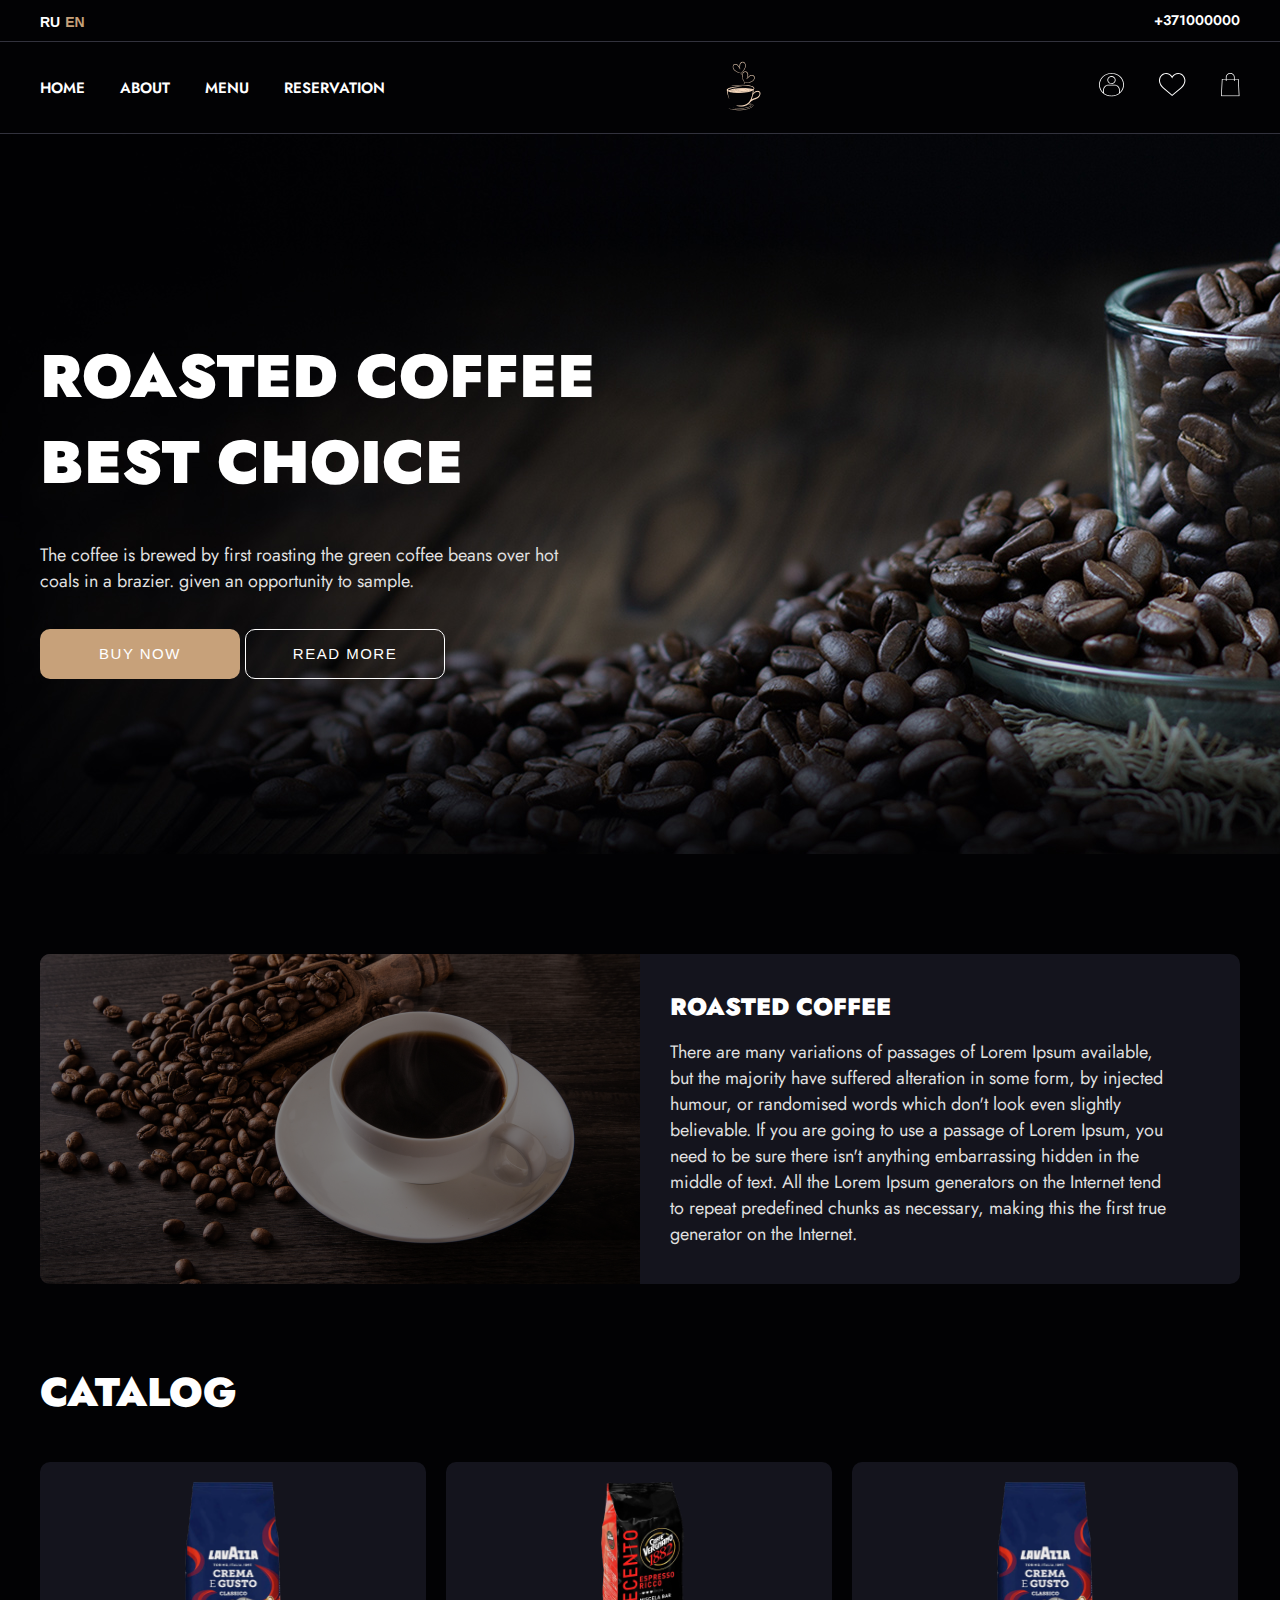
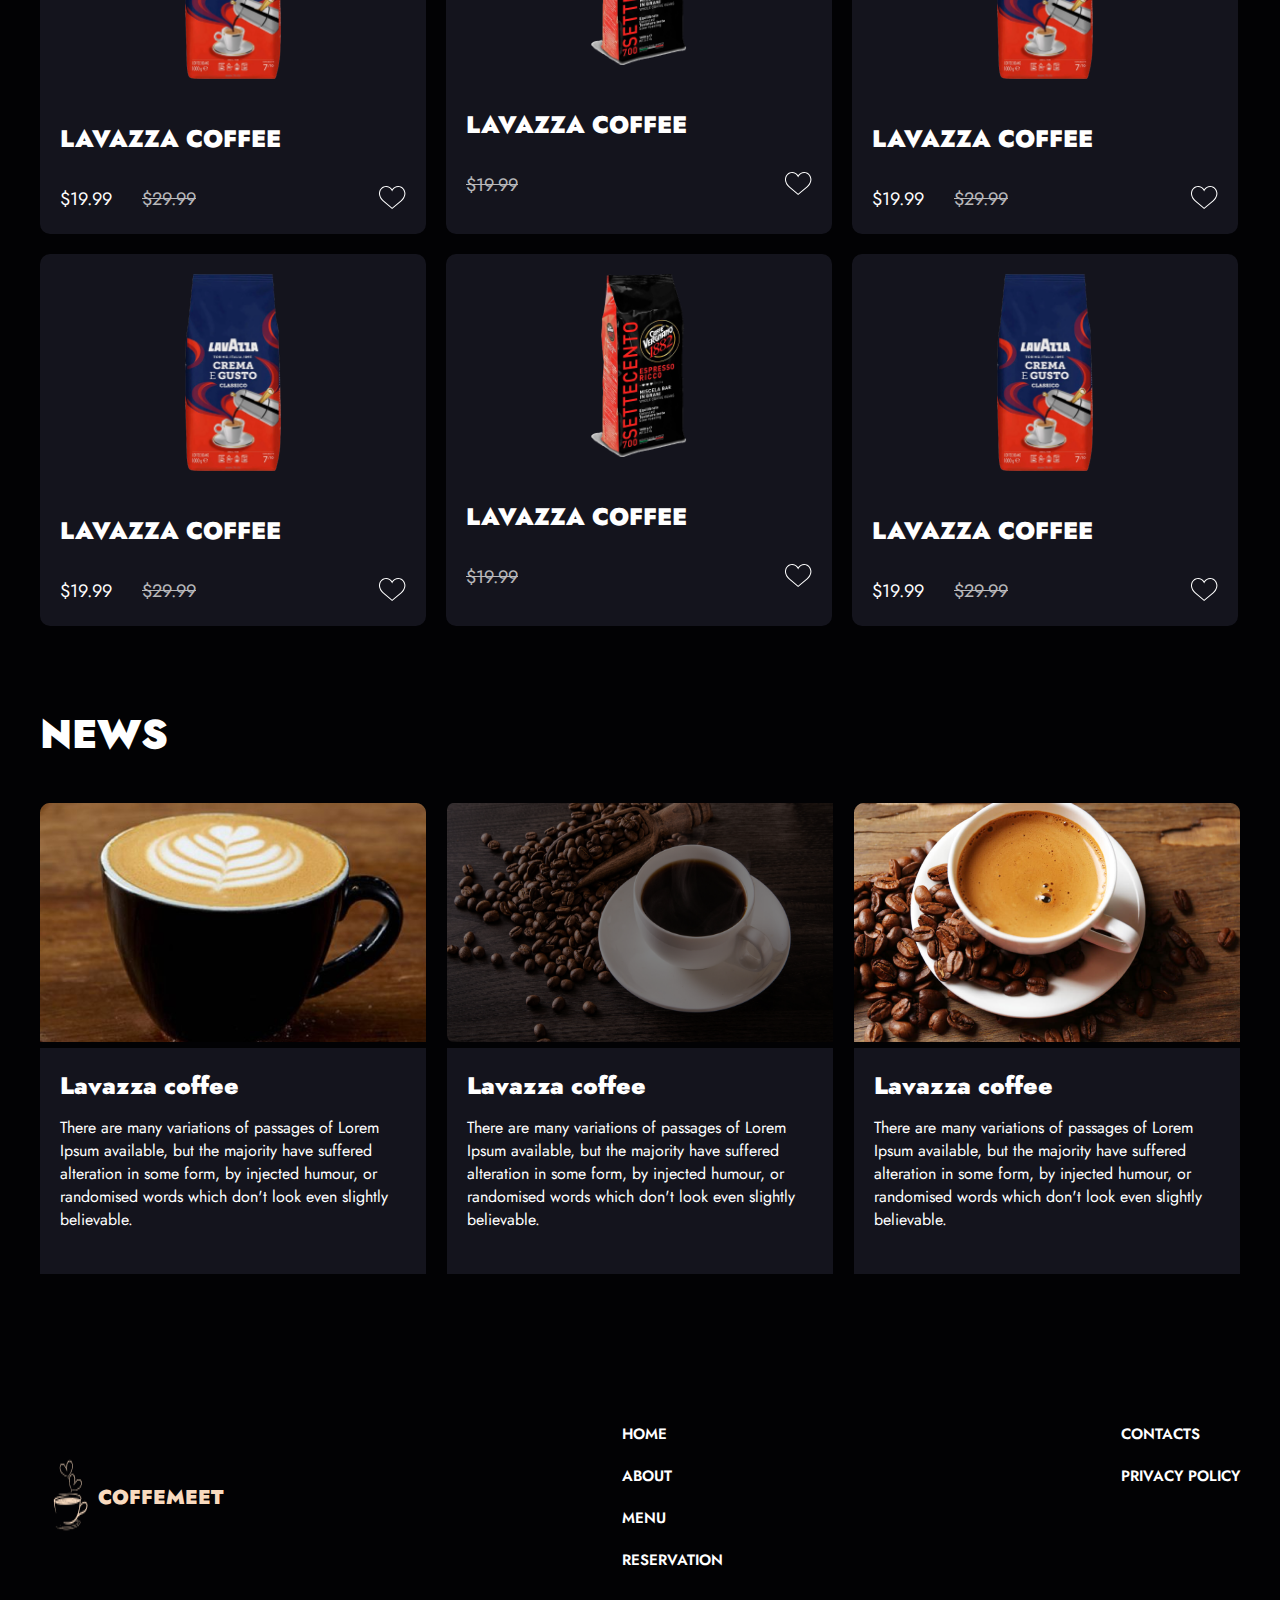
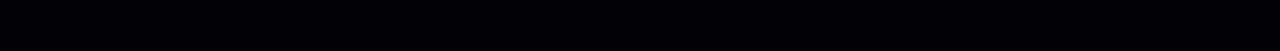
<file: index.html>
<!DOCTYPE html>
<html lang="en">
<head>
    <meta charset="UTF-8">
    <meta name="viewport" content="width=device-width, initial-scale=1.0">
    <link rel="preconnect" href="https://fonts.googleapis.com">
    <link rel="preconnect" href="https://fonts.gstatic.com" crossorigin>
    <link href="https://fonts.googleapis.com/css2?family=Jost:wght@100;200;300;400;500;600;700;800;900&display=swap"
          rel="stylesheet">
    <link rel="stylesheet" href="assets/css/style.css">
    <title>Coffe-shop</title>
</head>
<body>
<nav class="nav">
    <div class="nav-info">
        <div class="wrapper">
            <div class="nav-info__languages">
                <button>RU</button>
                <button class="active">EN</button>
            </div>
            <p>+371000000</p>
        </div>

    </div>
    <div class="nav-links">
        <div class="wrapper">
            <ul>
                <li><a href="index.html">Home</a></li>
                <li><a href="index1.html">About</a></li>
                <li>Menu</li>
                <li>Reservation</li>
            </ul>
            <img src="./assets/img/logotip.png" alt="">
            <ul>
                <li>
                    <svg width="25" height="24" viewBox="0 0 25 24" fill="none" xmlns="http://www.w3.org/2000/svg">
                        <g clip-path="url(#clip0_2_34)">
                            <path d="M12.489 3.6951e-08C9.17671 3.6951e-08 6.00009 1.23458 3.65794 3.43214C1.3158 5.62971 0 8.61025 0 11.7181C0 14.8259 1.3158 17.8064 3.65794 20.004C6.00009 22.2016 9.17671 23.4361 12.489 23.4361C12.865 23.4361 13.2397 23.4205 13.613 23.3892C13.96 23.3601 14.304 23.3151 14.645 23.2598L14.776 23.2382C17.8371 22.7034 20.5748 21.1151 22.4525 18.7847C24.3302 16.4542 25.2124 13.5497 24.9261 10.6406C24.6398 7.73153 23.2057 5.0277 20.9049 3.05926C18.6041 1.09083 15.6027 -0.000231838 12.489 3.6951e-08ZM11.489 22.6123H11.46C11.136 22.5851 10.815 22.5448 10.496 22.4932L10.442 22.4847C10.1307 22.4322 9.82233 22.3677 9.517 22.2915L9.443 22.2736C9.143 22.1976 8.851 22.1104 8.561 22.0128L8.471 21.9828C8.187 21.8889 7.907 21.7745 7.632 21.6562L7.532 21.6131C7.262 21.4958 6.998 21.3644 6.738 21.2256L6.628 21.1674C6.37267 21.0279 6.123 20.8787 5.879 20.7198L5.768 20.6476C5.528 20.4872 5.293 20.3173 5.068 20.14L5 20.0884V16.7951C5.00159 15.6561 5.48453 14.5641 6.34291 13.7587C7.2013 12.9533 8.36506 12.5002 9.579 12.4987H15.4C16.6145 12.4995 17.779 12.9523 18.638 13.7578C19.4971 14.5632 19.9804 15.6555 19.982 16.7951V20.0884L19.927 20.1316C19.6943 20.3136 19.4553 20.4862 19.21 20.6495L19.11 20.7123C18.8627 20.8737 18.609 21.0257 18.349 21.1683L18.249 21.2199C17.986 21.3607 17.718 21.493 17.449 21.6131L17.354 21.6525C17.077 21.7726 16.795 21.8833 16.509 21.9818L16.426 22.01C16.135 22.1038 15.839 22.1976 15.54 22.2727L15.468 22.2896C15.162 22.3656 14.854 22.4303 14.542 22.4829L14.488 22.4904C14.169 22.5429 13.847 22.5842 13.523 22.6105H13.494C13.161 22.6377 12.828 22.6518 12.494 22.6518C12.16 22.6518 11.821 22.6396 11.489 22.6133V22.6123ZM20.818 19.364V16.7951C20.8161 15.448 20.2445 14.1566 19.2286 13.2047C18.2128 12.2528 16.8357 11.7181 15.4 11.7181H9.575C8.14031 11.7196 6.76482 12.255 5.75025 13.2066C4.73567 14.1584 4.16485 15.4489 4.163 16.7951V19.364C2.55677 17.8258 1.47031 15.8768 1.03984 13.7615C0.609375 11.6463 0.854068 9.45881 1.74324 7.47348C2.63241 5.48816 4.12648 3.79332 6.0381 2.60149C7.94973 1.40965 10.1938 0.773878 12.489 0.773878C14.7842 0.773878 17.0283 1.40965 18.9399 2.60149C20.8515 3.79332 22.3456 5.48816 23.2348 7.47348C24.1239 9.45881 24.3686 11.6463 23.9382 13.7615C23.5077 15.8768 22.4212 17.8258 20.815 19.364H20.818Z"
                                  fill="white"/>
                            <path d="M12.4892 3.12451C11.6658 3.12451 10.8609 3.35359 10.1763 3.78279C9.49173 4.21199 8.95816 4.82202 8.64307 5.53576C8.32798 6.24949 8.24553 7.03486 8.40616 7.79256C8.56679 8.55026 8.96328 9.24624 9.54549 9.79254C10.1277 10.3388 10.8695 10.7108 11.677 10.8615C12.4846 11.0122 13.3216 10.9349 14.0823 10.6392C14.843 10.3436 15.4931 9.84292 15.9506 9.2006C16.408 8.55826 16.6522 7.80307 16.6522 7.03054C16.6522 5.99459 16.2136 5.00108 15.4329 4.26856C14.6522 3.53604 13.5933 3.12451 12.4892 3.12451ZM12.4892 10.155C11.8306 10.155 11.1867 9.97175 10.6391 9.62843C10.0915 9.28509 9.6647 8.79712 9.41266 8.2262C9.16062 7.65528 9.09467 7.02707 9.22316 6.42099C9.35165 5.8149 9.6688 5.25818 10.1345 4.82122C10.6002 4.38425 11.1936 4.08668 11.8395 3.96612C12.4855 3.84557 13.155 3.90744 13.7635 4.14393C14.372 4.38041 14.8921 4.78087 15.258 5.29469C15.6239 5.80849 15.8192 6.41258 15.8192 7.03054C15.8192 7.44084 15.733 7.84712 15.5657 8.2262C15.3983 8.60528 15.1531 8.94972 14.8438 9.23985C14.5346 9.53001 14.1675 9.76017 13.7635 9.91714C13.3595 10.0742 12.9265 10.155 12.4892 10.155Z"
                                  fill="white"/>
                        </g>
                        <defs>
                            <clipPath id="clip0_2_34">
                                <rect width="25" height="23.4568" fill="white"/>
                            </clipPath>
                        </defs>
                    </svg>
                </li>
                <li>
                    <svg width="27" height="24" viewBox="0 0 27 24" fill="none" xmlns="http://www.w3.org/2000/svg">
                        <g clip-path="url(#clip0_2_32)">
                            <path d="M26.355 6.86721C25.97 2.88706 22.967 0 19.21 0C17.9788 0.00621973 16.7705 0.312737 15.7037 0.889461C14.6368 1.46618 13.7482 2.29329 13.125 3.28958C12.534 2.29706 11.6728 1.46955 10.6294 0.891587C9.58594 0.31363 8.39767 0.00595368 7.18599 0C3.42999 0 0.426992 2.88425 0.0419917 6.86721C-0.0568283 7.7425 0.0191361 8.62739 0.265992 9.47654C0.835896 11.6886 2.11088 13.6852 3.92099 15.2L13.121 23.0308L22.476 15.2C24.286 13.6852 25.561 11.6886 26.131 9.47654C26.3775 8.62732 26.4534 7.7425 26.355 6.86721ZM25.142 9.25793C24.6203 11.2808 23.4538 13.1065 21.798 14.4916L13.128 21.7491L4.60399 14.4935C2.94638 13.1083 1.77814 11.282 1.25499 9.25793C1.03946 8.52973 0.967946 7.77065 1.04399 7.01827L1.05199 6.97042C1.38199 3.4838 3.96199 0.952346 7.18699 0.952346C8.37539 0.968606 9.53139 1.31831 10.5061 1.95644C11.4808 2.59456 12.2296 3.49186 12.656 4.53279L13.124 5.57239L13.592 4.53279C14.0488 3.48307 14.8259 2.58334 15.8257 1.94652C16.8256 1.3097 18.0036 0.964168 19.212 0.953284C22.437 0.953284 25.012 3.48662 25.353 7.0164C25.4292 7.76976 25.3574 8.52985 25.141 9.25886L25.142 9.25793Z"
                                  fill="white"/>
                        </g>
                        <defs>
                            <clipPath id="clip0_2_32">
                                <rect width="27" height="23.4568" fill="white"/>
                            </clipPath>
                        </defs>
                    </svg>
                </li>
                <li>
                    <svg width="19" height="24" viewBox="0 0 19 24" fill="none" xmlns="http://www.w3.org/2000/svg">
                        <g clip-path="url(#clip0_2_29)">
                            <path d="M18.1444 23.2869H0.376383C0.325496 23.2868 0.275152 23.2771 0.228385 23.2583C0.181618 23.2395 0.139396 23.212 0.104263 23.1774C0.0691311 23.1429 0.0418152 23.102 0.0239622 23.0573C0.00610918 23.0126 -0.0019112 22.9649 0.000383539 22.9173L0.846383 6.24606C0.851012 6.15545 0.89266 6.07 0.962678 6.00745C1.0327 5.94489 1.1257 5.91005 1.22238 5.91016H17.2984C17.3951 5.91005 17.4881 5.94489 17.5581 6.00745C17.6281 6.07 17.6698 6.15545 17.6744 6.24606L18.5204 22.9163C18.5227 22.964 18.5147 23.0116 18.4968 23.0564C18.479 23.1011 18.4516 23.142 18.4165 23.1765C18.3814 23.211 18.3391 23.2385 18.2924 23.2574C18.2456 23.2761 18.1953 23.2859 18.1444 23.286V23.2869ZM0.770384 22.5814H17.7494L16.9394 6.61574H1.58038L0.770384 22.5814Z"
                                  fill="white"/>
                            <path d="M13.3244 8.02691C13.2246 8.02691 13.129 7.98975 13.0585 7.92358C12.988 7.85742 12.9484 7.76769 12.9484 7.67412V4.16686C12.9484 3.24888 12.5597 2.36848 11.8679 1.71936C11.1761 1.07025 10.2377 0.70558 9.25936 0.70558C8.28098 0.70558 7.34266 1.07025 6.65084 1.71936C5.95902 2.36848 5.57036 3.24888 5.57036 4.16686V7.67412C5.57036 7.76769 5.53075 7.85742 5.46023 7.92358C5.38972 7.98975 5.29408 8.02691 5.19436 8.02691C5.09464 8.02691 4.999 7.98975 4.92849 7.92358C4.85797 7.85742 4.81836 7.76769 4.81836 7.67412V4.16686C4.81836 3.06174 5.28625 2.00189 6.1191 1.22045C6.95195 0.439008 8.08153 0 9.25936 0C10.4372 0 11.5668 0.439008 12.3996 1.22045C13.2325 2.00189 13.7004 3.06174 13.7004 4.16686V7.67412C13.7004 7.76769 13.6607 7.85742 13.5902 7.92358C13.5197 7.98975 13.4241 8.02691 13.3244 8.02691Z"
                                  fill="white"/>
                        </g>
                        <defs>
                            <clipPath id="clip0_2_29">
                                <rect width="19" height="23.4568" fill="white"/>
                            </clipPath>
                        </defs>
                    </svg>
                </li>
            </ul>
        </div>


    </div>
</nav>
<header class="header">
    <div class="wrapper">
        <h1 class="header-title">Roasted coffee best choice</h1>
        <p class="header-description">The coffee is brewed by first roasting the green coffee beans over hot
            coals in a brazier. given an opportunity to sample.</p>
        <div class="header-buttons">
            <button>BUY NOW</button>
            <button>READ MORE</button>
        </div>
    </div>
</header>

<main>
    <section class="banner">
        <div class="wrapper">
            <div class="banner-card">
                <img src="./assets/img/coffee2.png" alt="">
                <div class="banner-card_info">
                    <b>ROASTED COFFEE</b>
                    <p>There are many variations of passages of Lorem Ipsum available, but the majority have suffered alteration in some form, by injected humour, or randomised words which don't look even slightly believable. If you are going to use a passage of Lorem Ipsum, you need to be sure there isn't anything embarrassing hidden in the middle of text. All the Lorem Ipsum generators on the Internet tend to repeat predefined chunks as necessary, making this the first true generator on the Internet.</p>
                </div>
            </div>
        </div>
    </section>
    <section class="catalog">
        <div class="wrapper">
            <h2>catalog</h2>
            <div class="catalog-cards">
                <div class="catalog-cards_card catalog-card">
                    <img src="./assets/img/product1%201.png" alt="">
                    <b>Lavazza coffee</b>
                   <div class="prices-favorite">
                       <div class="prices">
                           <span>$19.99</span><span>$29.99</span>
                       </div>
                       <svg width="27" height="24" viewBox="0 0 27 24" fill="none" xmlns="http://www.w3.org/2000/svg">
                           <g clip-path="url(#clip0_502_27)">
                               <path d="M26.355 6.86721C25.97 2.88706 22.967 0 19.21 0C17.9788 0.00621973 16.7705 0.312737 15.7037 0.889461C14.6368 1.46618 13.7482 2.29329 13.125 3.28958C12.534 2.29706 11.6728 1.46955 10.6294 0.891587C9.58594 0.313629 8.39767 0.00595368 7.18599 0C3.42999 0 0.426992 2.88425 0.0419917 6.86721C-0.0568283 7.74249 0.0191361 8.62739 0.265992 9.47654C0.835896 11.6886 2.11088 13.6852 3.92099 15.2L13.121 23.0308L22.476 15.2C24.286 13.6852 25.561 11.6886 26.131 9.47654C26.3775 8.62732 26.4534 7.74249 26.355 6.86721ZM25.142 9.25793C24.6203 11.2808 23.4538 13.1065 21.798 14.4916L13.128 21.7491L4.60399 14.4935C2.94638 13.1083 1.77814 11.282 1.25499 9.25793C1.03946 8.52973 0.967946 7.77065 1.04399 7.01827L1.05199 6.97042C1.38199 3.4838 3.96199 0.952346 7.18699 0.952346C8.37539 0.968606 9.53139 1.31831 10.5061 1.95644C11.4808 2.59456 12.2296 3.49186 12.656 4.53279L13.124 5.5724L13.592 4.53279C14.0488 3.48307 14.8259 2.58334 15.8257 1.94652C16.8256 1.3097 18.0036 0.964168 19.212 0.953284C22.437 0.953284 25.012 3.48662 25.353 7.0164C25.4292 7.76976 25.3574 8.52986 25.141 9.25886L25.142 9.25793Z" fill="white"/>
                           </g>
                           <defs>
                               <clipPath id="clip0_502_27">
                                   <rect width="27" height="23.4568" fill="white"/>
                               </clipPath>
                           </defs>
                       </svg>

                   </div>
                </div>
                <div class="catalog-cards_card catalog-card">
                    <img src="./assets/img/product2 1.png" alt="">
                    <b>Lavazza coffee</b>
                    <div class="prices-favorite">
                        <div class="prices">
                            <span>$19.99</span>
                        </div>
                        <svg width="27" height="24" viewBox="0 0 27 24" fill="none" xmlns="http://www.w3.org/2000/svg">
                            <g clip-path="url(#clip0_502_27)">
                                <path d="M26.355 6.86721C25.97 2.88706 22.967 0 19.21 0C17.9788 0.00621973 16.7705 0.312737 15.7037 0.889461C14.6368 1.46618 13.7482 2.29329 13.125 3.28958C12.534 2.29706 11.6728 1.46955 10.6294 0.891587C9.58594 0.313629 8.39767 0.00595368 7.18599 0C3.42999 0 0.426992 2.88425 0.0419917 6.86721C-0.0568283 7.74249 0.0191361 8.62739 0.265992 9.47654C0.835896 11.6886 2.11088 13.6852 3.92099 15.2L13.121 23.0308L22.476 15.2C24.286 13.6852 25.561 11.6886 26.131 9.47654C26.3775 8.62732 26.4534 7.74249 26.355 6.86721ZM25.142 9.25793C24.6203 11.2808 23.4538 13.1065 21.798 14.4916L13.128 21.7491L4.60399 14.4935C2.94638 13.1083 1.77814 11.282 1.25499 9.25793C1.03946 8.52973 0.967946 7.77065 1.04399 7.01827L1.05199 6.97042C1.38199 3.4838 3.96199 0.952346 7.18699 0.952346C8.37539 0.968606 9.53139 1.31831 10.5061 1.95644C11.4808 2.59456 12.2296 3.49186 12.656 4.53279L13.124 5.5724L13.592 4.53279C14.0488 3.48307 14.8259 2.58334 15.8257 1.94652C16.8256 1.3097 18.0036 0.964168 19.212 0.953284C22.437 0.953284 25.012 3.48662 25.353 7.0164C25.4292 7.76976 25.3574 8.52986 25.141 9.25886L25.142 9.25793Z" fill="white"/>
                            </g>
                            <defs>
                                <clipPath id="clip0_502_27">
                                    <rect width="27" height="23.4568" fill="white"/>
                                </clipPath>
                            </defs>
                        </svg>

                    </div>
                </div>
                <div class="catalog-cards_card catalog-card">
                    <img src="./assets/img/product1%201.png" alt="">
                    <b>Lavazza coffee</b>
                    <div class="prices-favorite">
                        <div class="prices">
                            <span>$19.99</span><span>$29.99</span>
                        </div>
                        <svg width="27" height="24" viewBox="0 0 27 24" fill="none" xmlns="http://www.w3.org/2000/svg">
                            <g clip-path="url(#clip0_502_27)">
                                <path d="M26.355 6.86721C25.97 2.88706 22.967 0 19.21 0C17.9788 0.00621973 16.7705 0.312737 15.7037 0.889461C14.6368 1.46618 13.7482 2.29329 13.125 3.28958C12.534 2.29706 11.6728 1.46955 10.6294 0.891587C9.58594 0.313629 8.39767 0.00595368 7.18599 0C3.42999 0 0.426992 2.88425 0.0419917 6.86721C-0.0568283 7.74249 0.0191361 8.62739 0.265992 9.47654C0.835896 11.6886 2.11088 13.6852 3.92099 15.2L13.121 23.0308L22.476 15.2C24.286 13.6852 25.561 11.6886 26.131 9.47654C26.3775 8.62732 26.4534 7.74249 26.355 6.86721ZM25.142 9.25793C24.6203 11.2808 23.4538 13.1065 21.798 14.4916L13.128 21.7491L4.60399 14.4935C2.94638 13.1083 1.77814 11.282 1.25499 9.25793C1.03946 8.52973 0.967946 7.77065 1.04399 7.01827L1.05199 6.97042C1.38199 3.4838 3.96199 0.952346 7.18699 0.952346C8.37539 0.968606 9.53139 1.31831 10.5061 1.95644C11.4808 2.59456 12.2296 3.49186 12.656 4.53279L13.124 5.5724L13.592 4.53279C14.0488 3.48307 14.8259 2.58334 15.8257 1.94652C16.8256 1.3097 18.0036 0.964168 19.212 0.953284C22.437 0.953284 25.012 3.48662 25.353 7.0164C25.4292 7.76976 25.3574 8.52986 25.141 9.25886L25.142 9.25793Z" fill="white"/>
                            </g>
                            <defs>
                                <clipPath id="clip0_502_27">
                                    <rect width="27" height="23.4568" fill="white"/>
                                </clipPath>
                            </defs>
                        </svg>

                    </div>
                </div>
                <div class="catalog-cards_card catalog-card">
                    <img src="./assets/img/product1%201.png" alt="">
                    <b>Lavazza coffee</b>
                    <div class="prices-favorite">
                        <div class="prices">
                            <span>$19.99</span><span>$29.99</span>
                        </div>
                        <svg width="27" height="24" viewBox="0 0 27 24" fill="none" xmlns="http://www.w3.org/2000/svg">
                            <g clip-path="url(#clip0_502_27)">
                                <path d="M26.355 6.86721C25.97 2.88706 22.967 0 19.21 0C17.9788 0.00621973 16.7705 0.312737 15.7037 0.889461C14.6368 1.46618 13.7482 2.29329 13.125 3.28958C12.534 2.29706 11.6728 1.46955 10.6294 0.891587C9.58594 0.313629 8.39767 0.00595368 7.18599 0C3.42999 0 0.426992 2.88425 0.0419917 6.86721C-0.0568283 7.74249 0.0191361 8.62739 0.265992 9.47654C0.835896 11.6886 2.11088 13.6852 3.92099 15.2L13.121 23.0308L22.476 15.2C24.286 13.6852 25.561 11.6886 26.131 9.47654C26.3775 8.62732 26.4534 7.74249 26.355 6.86721ZM25.142 9.25793C24.6203 11.2808 23.4538 13.1065 21.798 14.4916L13.128 21.7491L4.60399 14.4935C2.94638 13.1083 1.77814 11.282 1.25499 9.25793C1.03946 8.52973 0.967946 7.77065 1.04399 7.01827L1.05199 6.97042C1.38199 3.4838 3.96199 0.952346 7.18699 0.952346C8.37539 0.968606 9.53139 1.31831 10.5061 1.95644C11.4808 2.59456 12.2296 3.49186 12.656 4.53279L13.124 5.5724L13.592 4.53279C14.0488 3.48307 14.8259 2.58334 15.8257 1.94652C16.8256 1.3097 18.0036 0.964168 19.212 0.953284C22.437 0.953284 25.012 3.48662 25.353 7.0164C25.4292 7.76976 25.3574 8.52986 25.141 9.25886L25.142 9.25793Z" fill="white"/>
                            </g>
                            <defs>
                                <clipPath id="clip0_502_27">
                                    <rect width="27" height="23.4568" fill="white"/>
                                </clipPath>
                            </defs>
                        </svg>

                    </div>
                </div>
                <div class="catalog-cards_card catalog-card">
                    <img src="./assets/img/product2 1.png" alt="">
                    <b>Lavazza coffee</b>
                    <div class="prices-favorite">
                        <div class="prices">
                            <span>$19.99</span>
                        </div>
                        <svg width="27" height="24" viewBox="0 0 27 24" fill="none" xmlns="http://www.w3.org/2000/svg">
                            <g clip-path="url(#clip0_502_27)">
                                <path d="M26.355 6.86721C25.97 2.88706 22.967 0 19.21 0C17.9788 0.00621973 16.7705 0.312737 15.7037 0.889461C14.6368 1.46618 13.7482 2.29329 13.125 3.28958C12.534 2.29706 11.6728 1.46955 10.6294 0.891587C9.58594 0.313629 8.39767 0.00595368 7.18599 0C3.42999 0 0.426992 2.88425 0.0419917 6.86721C-0.0568283 7.74249 0.0191361 8.62739 0.265992 9.47654C0.835896 11.6886 2.11088 13.6852 3.92099 15.2L13.121 23.0308L22.476 15.2C24.286 13.6852 25.561 11.6886 26.131 9.47654C26.3775 8.62732 26.4534 7.74249 26.355 6.86721ZM25.142 9.25793C24.6203 11.2808 23.4538 13.1065 21.798 14.4916L13.128 21.7491L4.60399 14.4935C2.94638 13.1083 1.77814 11.282 1.25499 9.25793C1.03946 8.52973 0.967946 7.77065 1.04399 7.01827L1.05199 6.97042C1.38199 3.4838 3.96199 0.952346 7.18699 0.952346C8.37539 0.968606 9.53139 1.31831 10.5061 1.95644C11.4808 2.59456 12.2296 3.49186 12.656 4.53279L13.124 5.5724L13.592 4.53279C14.0488 3.48307 14.8259 2.58334 15.8257 1.94652C16.8256 1.3097 18.0036 0.964168 19.212 0.953284C22.437 0.953284 25.012 3.48662 25.353 7.0164C25.4292 7.76976 25.3574 8.52986 25.141 9.25886L25.142 9.25793Z" fill="white"/>
                            </g>
                            <defs>
                                <clipPath id="clip0_502_27">
                                    <rect width="27" height="23.4568" fill="white"/>
                                </clipPath>
                            </defs>
                        </svg>

                    </div>
                </div>
                <div class="catalog-cards_card catalog-card">
                    <img src="./assets/img/product1%201.png" alt="">
                    <b>Lavazza coffee</b>
                    <div class="prices-favorite">
                        <div class="prices">
                            <span>$19.99</span><span>$29.99</span>
                        </div>
                        <svg width="27" height="24" viewBox="0 0 27 24" fill="none" xmlns="http://www.w3.org/2000/svg">
                            <g clip-path="url(#clip0_502_27)">
                                <path d="M26.355 6.86721C25.97 2.88706 22.967 0 19.21 0C17.9788 0.00621973 16.7705 0.312737 15.7037 0.889461C14.6368 1.46618 13.7482 2.29329 13.125 3.28958C12.534 2.29706 11.6728 1.46955 10.6294 0.891587C9.58594 0.313629 8.39767 0.00595368 7.18599 0C3.42999 0 0.426992 2.88425 0.0419917 6.86721C-0.0568283 7.74249 0.0191361 8.62739 0.265992 9.47654C0.835896 11.6886 2.11088 13.6852 3.92099 15.2L13.121 23.0308L22.476 15.2C24.286 13.6852 25.561 11.6886 26.131 9.47654C26.3775 8.62732 26.4534 7.74249 26.355 6.86721ZM25.142 9.25793C24.6203 11.2808 23.4538 13.1065 21.798 14.4916L13.128 21.7491L4.60399 14.4935C2.94638 13.1083 1.77814 11.282 1.25499 9.25793C1.03946 8.52973 0.967946 7.77065 1.04399 7.01827L1.05199 6.97042C1.38199 3.4838 3.96199 0.952346 7.18699 0.952346C8.37539 0.968606 9.53139 1.31831 10.5061 1.95644C11.4808 2.59456 12.2296 3.49186 12.656 4.53279L13.124 5.5724L13.592 4.53279C14.0488 3.48307 14.8259 2.58334 15.8257 1.94652C16.8256 1.3097 18.0036 0.964168 19.212 0.953284C22.437 0.953284 25.012 3.48662 25.353 7.0164C25.4292 7.76976 25.3574 8.52986 25.141 9.25886L25.142 9.25793Z" fill="white"/>
                            </g>
                            <defs>
                                <clipPath id="clip0_502_27">
                                    <rect width="27" height="23.4568" fill="white"/>
                                </clipPath>
                            </defs>
                        </svg>

                    </div>
                </div>
            </div>
        </div>
    </section>
    <section class="news">
        <div class="wrapper">
            <h2>news</h2>
            <div class="news-cards">
                <div class="new_card">
                    <img src="assets/img/coffee1.png" alt="" class="new_card_photo">
                    <div class="news_card-text">
                        <b class="card-title">Lavazza coffee</b>
                        <p class="card_text">There are many variations of passages of Lorem Ipsum available, but the majority have suffered alteration in some form, by injected humour, or randomised words which don't look even slightly believable.</p>
                    </div>
                </div>
                <div class="new_card">
                    <img src="assets/img/coffee2.png" alt="" class="new_card_photo">
                    <div class="news_card-text">
                        <b class="card-title">Lavazza coffee</b>
                        <p class="card_text">There are many variations of passages of Lorem Ipsum available, but the majority have suffered alteration in some form, by injected humour, or randomised words which don't look even slightly believable.</p>
                    </div>
                </div>
                <div class="new_card">
                    <img src="assets/img/coffee3.png" alt="" class="new_card_photo">
                    <div class="news_card-text">
                        <b class="card-title">Lavazza coffee</b>
                        <p class="card_text">There are many variations of passages of Lorem Ipsum available, but the majority have suffered alteration in some form, by injected humour, or randomised words which don't look even slightly believable.</p>
                    </div>
                </div>

            </div>
        </div>
    </section>
</main>
    <footer >
        <div class="wrapper">
            <div class="coffeemeet">
                <div class="footer-logo">
                    <img src="assets/img/logotip.png" alt="" class="logo">
                    <span>CoffeMeet</span>
                </div>
                <div class="footer_list">
                    <ul class="footer_navigation">
                        <li>Home</li>
                        <li>About</li>
                        <li>Menu</li>
                        <li>Reservation</li>
                    </ul>
                </div>
                <div class="footer_list">
                    <ul class="footer_navigation">
                        <li>Contacts</li>
                        <li>Privacy policy</li>
                    </ul>
                </div>
            </div>
        </div>
    </footer>
</body>
</html>
</file>
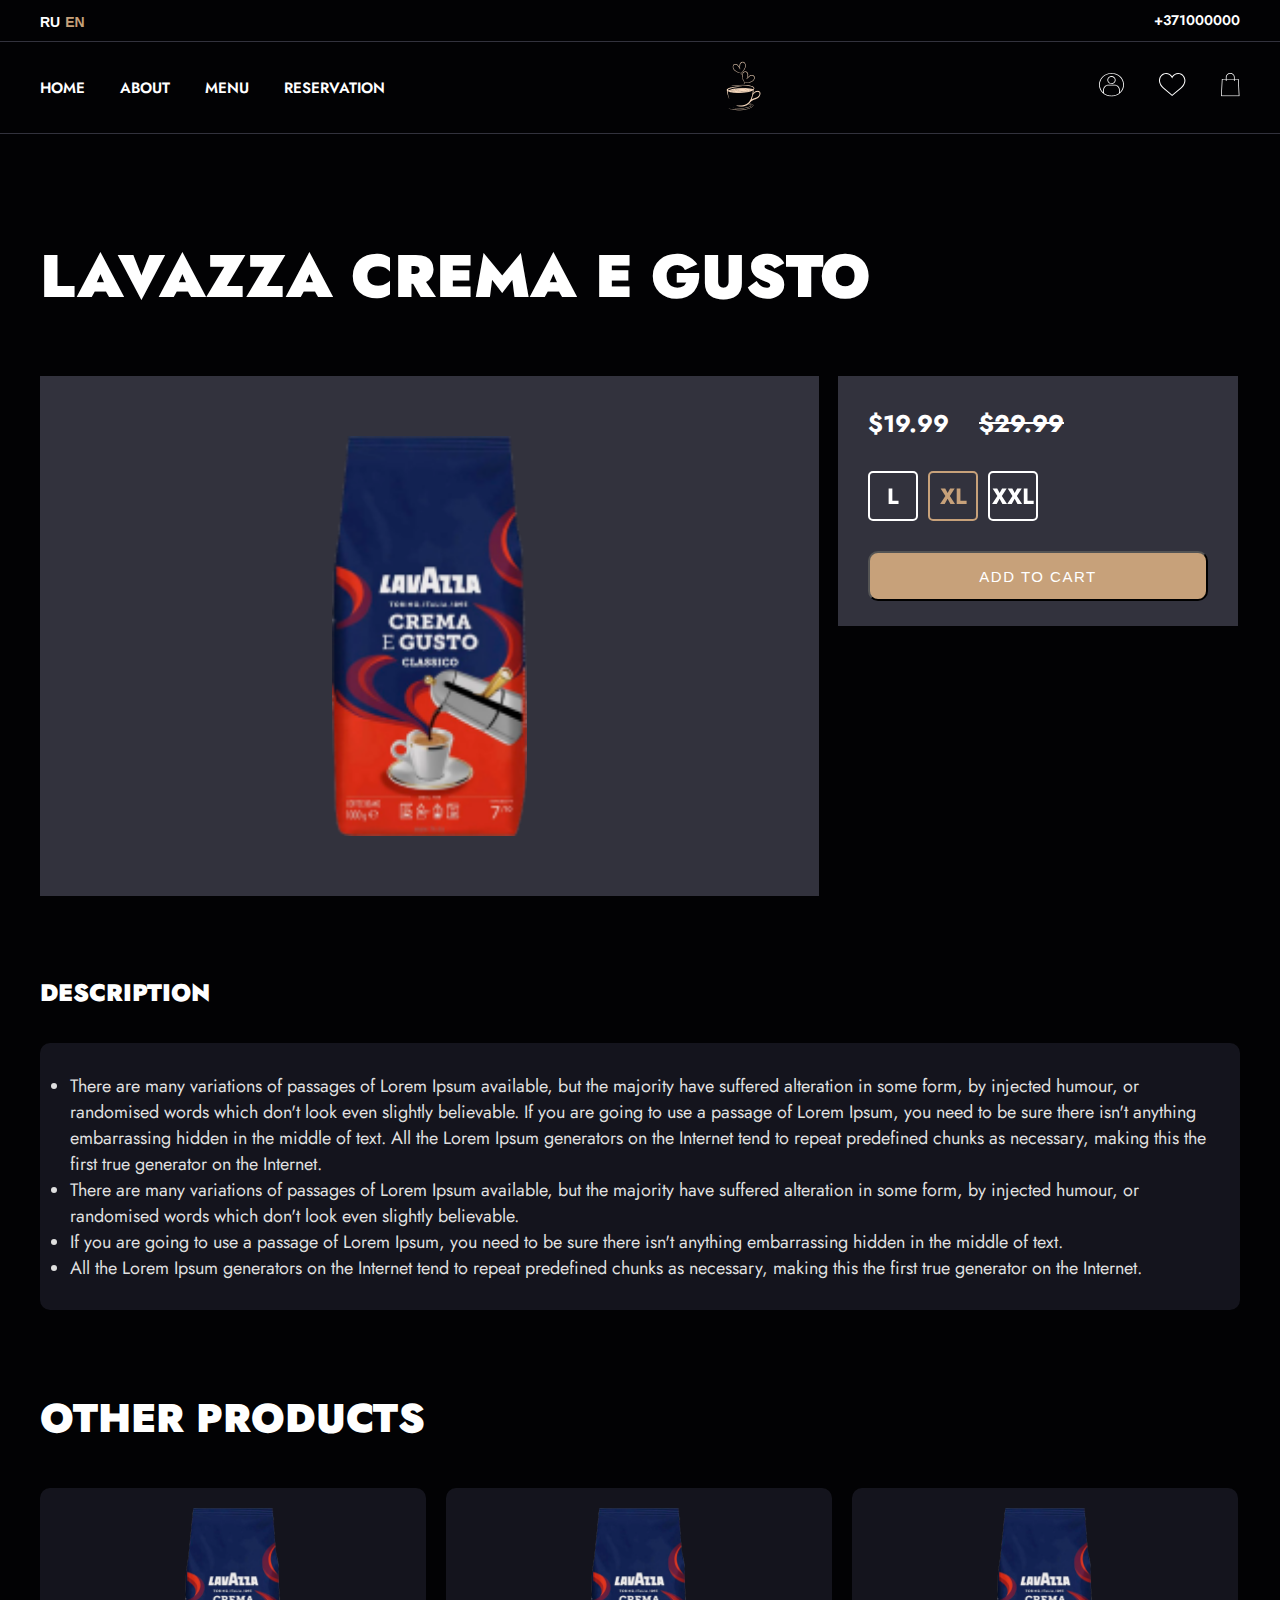
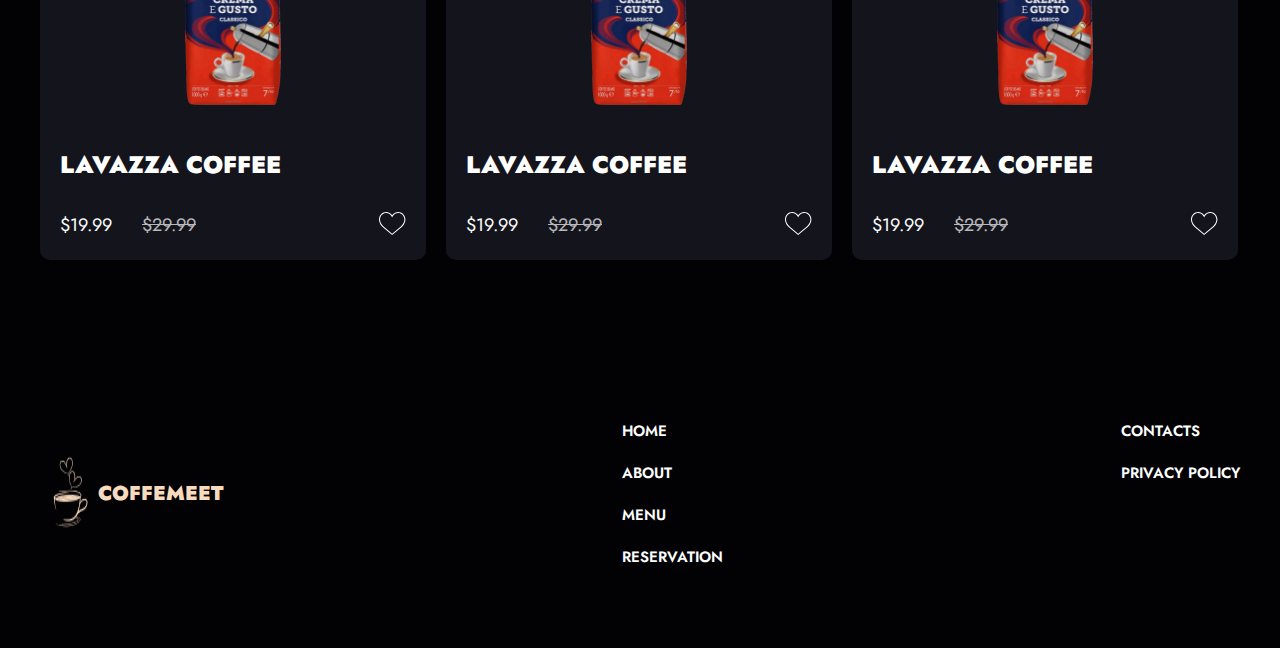
<file: index1.html>
<!DOCTYPE html>
<html lang="en">
<head>
    <meta charset="UTF-8">
    <meta name="viewport" content="width=device-width, initial-scale=1.0">
    <link rel="preconnect" href="https://fonts.googleapis.com">
    <link rel="preconnect" href="https://fonts.gstatic.com" crossorigin>
    <link href="https://fonts.googleapis.com/css2?family=Jost:wght@100;200;300;400;500;600;700;800;900&display=swap" rel="stylesheet">
    <link rel="stylesheet" href="assets/css/style1.css">
    <title>Document</title>
</head>
<body>
    <nav class="nav">
        <div class="nav-info">
            <div class="wrapper">
                <div class="nav-info__languages">
                    <button>RU</button>
                    <button class="active">EN</button>
                </div>
                <p>+371000000</p>
            </div>
    
        </div>
        <div class="nav-links">
            <div class="wrapper">
                <ul>
                    <li><a href="index.html">Home</a></li>
                    <li><a href="index1.html">About</a></li>
                    <li>Menu</li>
                    <li>Reservation</li>
                </ul>
                <img src="./assets/img/logotip.png" alt="">
                <ul>
                    <li>
                        <svg width="25" height="24" viewBox="0 0 25 24" fill="none" xmlns="http://www.w3.org/2000/svg">
                            <g clip-path="url(#clip0_2_34)">
                                <path d="M12.489 3.6951e-08C9.17671 3.6951e-08 6.00009 1.23458 3.65794 3.43214C1.3158 5.62971 0 8.61025 0 11.7181C0 14.8259 1.3158 17.8064 3.65794 20.004C6.00009 22.2016 9.17671 23.4361 12.489 23.4361C12.865 23.4361 13.2397 23.4205 13.613 23.3892C13.96 23.3601 14.304 23.3151 14.645 23.2598L14.776 23.2382C17.8371 22.7034 20.5748 21.1151 22.4525 18.7847C24.3302 16.4542 25.2124 13.5497 24.9261 10.6406C24.6398 7.73153 23.2057 5.0277 20.9049 3.05926C18.6041 1.09083 15.6027 -0.000231838 12.489 3.6951e-08ZM11.489 22.6123H11.46C11.136 22.5851 10.815 22.5448 10.496 22.4932L10.442 22.4847C10.1307 22.4322 9.82233 22.3677 9.517 22.2915L9.443 22.2736C9.143 22.1976 8.851 22.1104 8.561 22.0128L8.471 21.9828C8.187 21.8889 7.907 21.7745 7.632 21.6562L7.532 21.6131C7.262 21.4958 6.998 21.3644 6.738 21.2256L6.628 21.1674C6.37267 21.0279 6.123 20.8787 5.879 20.7198L5.768 20.6476C5.528 20.4872 5.293 20.3173 5.068 20.14L5 20.0884V16.7951C5.00159 15.6561 5.48453 14.5641 6.34291 13.7587C7.2013 12.9533 8.36506 12.5002 9.579 12.4987H15.4C16.6145 12.4995 17.779 12.9523 18.638 13.7578C19.4971 14.5632 19.9804 15.6555 19.982 16.7951V20.0884L19.927 20.1316C19.6943 20.3136 19.4553 20.4862 19.21 20.6495L19.11 20.7123C18.8627 20.8737 18.609 21.0257 18.349 21.1683L18.249 21.2199C17.986 21.3607 17.718 21.493 17.449 21.6131L17.354 21.6525C17.077 21.7726 16.795 21.8833 16.509 21.9818L16.426 22.01C16.135 22.1038 15.839 22.1976 15.54 22.2727L15.468 22.2896C15.162 22.3656 14.854 22.4303 14.542 22.4829L14.488 22.4904C14.169 22.5429 13.847 22.5842 13.523 22.6105H13.494C13.161 22.6377 12.828 22.6518 12.494 22.6518C12.16 22.6518 11.821 22.6396 11.489 22.6133V22.6123ZM20.818 19.364V16.7951C20.8161 15.448 20.2445 14.1566 19.2286 13.2047C18.2128 12.2528 16.8357 11.7181 15.4 11.7181H9.575C8.14031 11.7196 6.76482 12.255 5.75025 13.2066C4.73567 14.1584 4.16485 15.4489 4.163 16.7951V19.364C2.55677 17.8258 1.47031 15.8768 1.03984 13.7615C0.609375 11.6463 0.854068 9.45881 1.74324 7.47348C2.63241 5.48816 4.12648 3.79332 6.0381 2.60149C7.94973 1.40965 10.1938 0.773878 12.489 0.773878C14.7842 0.773878 17.0283 1.40965 18.9399 2.60149C20.8515 3.79332 22.3456 5.48816 23.2348 7.47348C24.1239 9.45881 24.3686 11.6463 23.9382 13.7615C23.5077 15.8768 22.4212 17.8258 20.815 19.364H20.818Z"
                                      fill="white"/>
                                <path d="M12.4892 3.12451C11.6658 3.12451 10.8609 3.35359 10.1763 3.78279C9.49173 4.21199 8.95816 4.82202 8.64307 5.53576C8.32798 6.24949 8.24553 7.03486 8.40616 7.79256C8.56679 8.55026 8.96328 9.24624 9.54549 9.79254C10.1277 10.3388 10.8695 10.7108 11.677 10.8615C12.4846 11.0122 13.3216 10.9349 14.0823 10.6392C14.843 10.3436 15.4931 9.84292 15.9506 9.2006C16.408 8.55826 16.6522 7.80307 16.6522 7.03054C16.6522 5.99459 16.2136 5.00108 15.4329 4.26856C14.6522 3.53604 13.5933 3.12451 12.4892 3.12451ZM12.4892 10.155C11.8306 10.155 11.1867 9.97175 10.6391 9.62843C10.0915 9.28509 9.6647 8.79712 9.41266 8.2262C9.16062 7.65528 9.09467 7.02707 9.22316 6.42099C9.35165 5.8149 9.6688 5.25818 10.1345 4.82122C10.6002 4.38425 11.1936 4.08668 11.8395 3.96612C12.4855 3.84557 13.155 3.90744 13.7635 4.14393C14.372 4.38041 14.8921 4.78087 15.258 5.29469C15.6239 5.80849 15.8192 6.41258 15.8192 7.03054C15.8192 7.44084 15.733 7.84712 15.5657 8.2262C15.3983 8.60528 15.1531 8.94972 14.8438 9.23985C14.5346 9.53001 14.1675 9.76017 13.7635 9.91714C13.3595 10.0742 12.9265 10.155 12.4892 10.155Z"
                                      fill="white"/>
                            </g>
                            <defs>
                                <clipPath id="clip0_2_34">
                                    <rect width="25" height="23.4568" fill="white"/>
                                </clipPath>
                            </defs>
                        </svg>
                    </li>
                    <li>
                        <svg width="27" height="24" viewBox="0 0 27 24" fill="none" xmlns="http://www.w3.org/2000/svg">
                            <g clip-path="url(#clip0_2_32)">
                                <path d="M26.355 6.86721C25.97 2.88706 22.967 0 19.21 0C17.9788 0.00621973 16.7705 0.312737 15.7037 0.889461C14.6368 1.46618 13.7482 2.29329 13.125 3.28958C12.534 2.29706 11.6728 1.46955 10.6294 0.891587C9.58594 0.31363 8.39767 0.00595368 7.18599 0C3.42999 0 0.426992 2.88425 0.0419917 6.86721C-0.0568283 7.7425 0.0191361 8.62739 0.265992 9.47654C0.835896 11.6886 2.11088 13.6852 3.92099 15.2L13.121 23.0308L22.476 15.2C24.286 13.6852 25.561 11.6886 26.131 9.47654C26.3775 8.62732 26.4534 7.7425 26.355 6.86721ZM25.142 9.25793C24.6203 11.2808 23.4538 13.1065 21.798 14.4916L13.128 21.7491L4.60399 14.4935C2.94638 13.1083 1.77814 11.282 1.25499 9.25793C1.03946 8.52973 0.967946 7.77065 1.04399 7.01827L1.05199 6.97042C1.38199 3.4838 3.96199 0.952346 7.18699 0.952346C8.37539 0.968606 9.53139 1.31831 10.5061 1.95644C11.4808 2.59456 12.2296 3.49186 12.656 4.53279L13.124 5.57239L13.592 4.53279C14.0488 3.48307 14.8259 2.58334 15.8257 1.94652C16.8256 1.3097 18.0036 0.964168 19.212 0.953284C22.437 0.953284 25.012 3.48662 25.353 7.0164C25.4292 7.76976 25.3574 8.52985 25.141 9.25886L25.142 9.25793Z"
                                      fill="white"/>
                            </g>
                            <defs>
                                <clipPath id="clip0_2_32">
                                    <rect width="27" height="23.4568" fill="white"/>
                                </clipPath>
                            </defs>
                        </svg>
                    </li>
                    <li>
                        <svg width="19" height="24" viewBox="0 0 19 24" fill="none" xmlns="http://www.w3.org/2000/svg">
                            <g clip-path="url(#clip0_2_29)">
                                <path d="M18.1444 23.2869H0.376383C0.325496 23.2868 0.275152 23.2771 0.228385 23.2583C0.181618 23.2395 0.139396 23.212 0.104263 23.1774C0.0691311 23.1429 0.0418152 23.102 0.0239622 23.0573C0.00610918 23.0126 -0.0019112 22.9649 0.000383539 22.9173L0.846383 6.24606C0.851012 6.15545 0.89266 6.07 0.962678 6.00745C1.0327 5.94489 1.1257 5.91005 1.22238 5.91016H17.2984C17.3951 5.91005 17.4881 5.94489 17.5581 6.00745C17.6281 6.07 17.6698 6.15545 17.6744 6.24606L18.5204 22.9163C18.5227 22.964 18.5147 23.0116 18.4968 23.0564C18.479 23.1011 18.4516 23.142 18.4165 23.1765C18.3814 23.211 18.3391 23.2385 18.2924 23.2574C18.2456 23.2761 18.1953 23.2859 18.1444 23.286V23.2869ZM0.770384 22.5814H17.7494L16.9394 6.61574H1.58038L0.770384 22.5814Z"
                                      fill="white"/>
                                <path d="M13.3244 8.02691C13.2246 8.02691 13.129 7.98975 13.0585 7.92358C12.988 7.85742 12.9484 7.76769 12.9484 7.67412V4.16686C12.9484 3.24888 12.5597 2.36848 11.8679 1.71936C11.1761 1.07025 10.2377 0.70558 9.25936 0.70558C8.28098 0.70558 7.34266 1.07025 6.65084 1.71936C5.95902 2.36848 5.57036 3.24888 5.57036 4.16686V7.67412C5.57036 7.76769 5.53075 7.85742 5.46023 7.92358C5.38972 7.98975 5.29408 8.02691 5.19436 8.02691C5.09464 8.02691 4.999 7.98975 4.92849 7.92358C4.85797 7.85742 4.81836 7.76769 4.81836 7.67412V4.16686C4.81836 3.06174 5.28625 2.00189 6.1191 1.22045C6.95195 0.439008 8.08153 0 9.25936 0C10.4372 0 11.5668 0.439008 12.3996 1.22045C13.2325 2.00189 13.7004 3.06174 13.7004 4.16686V7.67412C13.7004 7.76769 13.6607 7.85742 13.5902 7.92358C13.5197 7.98975 13.4241 8.02691 13.3244 8.02691Z"
                                      fill="white"/>
                            </g>
                            <defs>
                                <clipPath id="clip0_2_29">
                                    <rect width="19" height="23.4568" fill="white"/>
                                </clipPath>
                            </defs>
                        </svg>
                    </li>
                </ul>
            </div>
    
    
        </div>
    </nav>
    <main class="main">
            <div class="wrapper">
                <h1 class="lavazza_title">Lavazza Crema E Gusto</h1>
                <div class="lavazza">
                    <div class="lavazza_card">
                        <img src="assets/img/product1 1.png" alt="">
                    </div>
                    <div class="prices_sizes">
                        <span>$19.99</span><span class="last_price">$29.99</span>
                        <div class="sizes">
                            <svg width="50" height="50" viewBox="0 0 50 50" fill="none" xmlns="http://www.w3.org/2000/svg">
                                <rect x="1" y="1" width="48" height="48" rx="4" stroke="white" stroke-width="2"/>
                                <path d="M20.628 17.6V33H30.528V29.81H24.346V17.6H20.628Z" fill="white"/>
                            </svg>
                            <svg width="50" height="50" viewBox="0 0 50 50" fill="none" xmlns="http://www.w3.org/2000/svg">
                                <rect x="1" y="1" width="48" height="48" rx="4" stroke="#C7A17A" stroke-width="2"/>
                                <path d="M22.076 17.6L19.612 22.066L17.236 17.6H12.638L17.368 25.102L12.088 33H16.686L19.59 27.874L22.406 33H27.004L21.834 25.102L26.674 17.6H22.076ZM28.71 17.6V33H38.61V29.81H32.428V17.6H28.71Z" fill="#C7A17A"/>
                                </svg>
                                <svg width="50" height="50" viewBox="0 0 50 50" fill="none" xmlns="http://www.w3.org/2000/svg">
                                    <rect x="1" y="1" width="48" height="48" rx="4" stroke="white" stroke-width="2"/>
                                    <path d="M14.076 17.6L11.612 22.066L9.236 17.6H4.638L9.368 25.102L4.088 33H8.686L11.59 27.874L14.406 33H19.004L13.834 25.102L18.674 17.6H14.076ZM29.158 17.6L26.694 22.066L24.318 17.6H19.72L24.45 25.102L19.17 33H23.768L26.672 27.874L29.488 33H34.086L28.916 25.102L33.756 17.6H29.158ZM35.7921 17.6V33H45.6921V29.81H39.5101V17.6H35.7921Z" fill="white"/>
                                    </svg>             
                        </div>
                        <button><a href="index2.html">add to cart</a></button>
                    </div>
                </div>
            </div>
            <section class="description">
                <div class="wrapper">
                    <b class="description_title">Description</b>
                    <div class="description_banner">
                        <ul class="description_list">
                            <li>There are many variations of passages of Lorem Ipsum available, but the majority have suffered alteration in some form, by injected humour, or randomised words which don't look even slightly believable. If you are going to use a passage of Lorem Ipsum, you need to be sure there isn't anything embarrassing hidden in the middle of text. All the Lorem Ipsum generators on the Internet tend to repeat predefined chunks as necessary, making this the first true generator on the Internet. </li>
                            <li>There are many variations of passages of Lorem Ipsum available, but the majority have suffered alteration in some form, by injected humour, or randomised words which don't look even slightly believable.</li>
                            <li>If you are going to use a passage of Lorem Ipsum, you need to be sure there isn't anything embarrassing hidden in the middle of text.</li>
                            <li>All the Lorem Ipsum generators on the Internet tend to repeat predefined chunks as necessary, making this the first true generator on the Internet.</li>
                        </ul>
                    </div>
                </div>
            </section>
            <section class="catalog">
                <div class="wrapper">
                    <h2>Other Products</h2>
                    <div class="catalog-cards">
                        <div class="catalog-cards_card catalog-card">
                            <img src="./assets/img/product1%201.png" alt="">
                            <b>Lavazza coffee</b>
                           <div class="prices-favorite">
                               <div class="prices">
                                   <span>$19.99</span><span>$29.99</span>
                               </div>
                               <svg width="27" height="24" viewBox="0 0 27 24" fill="none" xmlns="http://www.w3.org/2000/svg">
                                   <g clip-path="url(#clip0_502_27)">
                                       <path d="M26.355 6.86721C25.97 2.88706 22.967 0 19.21 0C17.9788 0.00621973 16.7705 0.312737 15.7037 0.889461C14.6368 1.46618 13.7482 2.29329 13.125 3.28958C12.534 2.29706 11.6728 1.46955 10.6294 0.891587C9.58594 0.313629 8.39767 0.00595368 7.18599 0C3.42999 0 0.426992 2.88425 0.0419917 6.86721C-0.0568283 7.74249 0.0191361 8.62739 0.265992 9.47654C0.835896 11.6886 2.11088 13.6852 3.92099 15.2L13.121 23.0308L22.476 15.2C24.286 13.6852 25.561 11.6886 26.131 9.47654C26.3775 8.62732 26.4534 7.74249 26.355 6.86721ZM25.142 9.25793C24.6203 11.2808 23.4538 13.1065 21.798 14.4916L13.128 21.7491L4.60399 14.4935C2.94638 13.1083 1.77814 11.282 1.25499 9.25793C1.03946 8.52973 0.967946 7.77065 1.04399 7.01827L1.05199 6.97042C1.38199 3.4838 3.96199 0.952346 7.18699 0.952346C8.37539 0.968606 9.53139 1.31831 10.5061 1.95644C11.4808 2.59456 12.2296 3.49186 12.656 4.53279L13.124 5.5724L13.592 4.53279C14.0488 3.48307 14.8259 2.58334 15.8257 1.94652C16.8256 1.3097 18.0036 0.964168 19.212 0.953284C22.437 0.953284 25.012 3.48662 25.353 7.0164C25.4292 7.76976 25.3574 8.52986 25.141 9.25886L25.142 9.25793Z" fill="white"/>
                                   </g>
                                   <defs>
                                       <clipPath id="clip0_502_27">
                                           <rect width="27" height="23.4568" fill="white"/>
                                       </clipPath>
                                   </defs>
                               </svg>
        
                           </div>
                        </div>
                        <div class="catalog-cards_card catalog-card">
                            <img src="./assets/img/product1%201.png" alt="">
                            <b>Lavazza coffee</b>
                            <div class="prices-favorite">
                                <div class="prices">
                                    <span>$19.99</span><span>$29.99</span>
                                </div>
                                <svg width="27" height="24" viewBox="0 0 27 24" fill="none" xmlns="http://www.w3.org/2000/svg">
                                    <g clip-path="url(#clip0_502_27)">
                                        <path d="M26.355 6.86721C25.97 2.88706 22.967 0 19.21 0C17.9788 0.00621973 16.7705 0.312737 15.7037 0.889461C14.6368 1.46618 13.7482 2.29329 13.125 3.28958C12.534 2.29706 11.6728 1.46955 10.6294 0.891587C9.58594 0.313629 8.39767 0.00595368 7.18599 0C3.42999 0 0.426992 2.88425 0.0419917 6.86721C-0.0568283 7.74249 0.0191361 8.62739 0.265992 9.47654C0.835896 11.6886 2.11088 13.6852 3.92099 15.2L13.121 23.0308L22.476 15.2C24.286 13.6852 25.561 11.6886 26.131 9.47654C26.3775 8.62732 26.4534 7.74249 26.355 6.86721ZM25.142 9.25793C24.6203 11.2808 23.4538 13.1065 21.798 14.4916L13.128 21.7491L4.60399 14.4935C2.94638 13.1083 1.77814 11.282 1.25499 9.25793C1.03946 8.52973 0.967946 7.77065 1.04399 7.01827L1.05199 6.97042C1.38199 3.4838 3.96199 0.952346 7.18699 0.952346C8.37539 0.968606 9.53139 1.31831 10.5061 1.95644C11.4808 2.59456 12.2296 3.49186 12.656 4.53279L13.124 5.5724L13.592 4.53279C14.0488 3.48307 14.8259 2.58334 15.8257 1.94652C16.8256 1.3097 18.0036 0.964168 19.212 0.953284C22.437 0.953284 25.012 3.48662 25.353 7.0164C25.4292 7.76976 25.3574 8.52986 25.141 9.25886L25.142 9.25793Z" fill="white"/>
                                    </g>
                                    <defs>
                                        <clipPath id="clip0_502_27">
                                            <rect width="27" height="23.4568" fill="white"/>
                                        </clipPath>
                                    </defs>
                                </svg>
        
                            </div>
                        </div>
                        <div class="catalog-cards_card catalog-card">
                            <img src="./assets/img/product1%201.png" alt="">
                            <b>Lavazza coffee</b>
                            <div class="prices-favorite">
                                <div class="prices">
                                    <span>$19.99</span><span>$29.99</span>
                                </div>
                                <svg width="27" height="24" viewBox="0 0 27 24" fill="none" xmlns="http://www.w3.org/2000/svg">
                                    <g clip-path="url(#clip0_502_27)">
                                        <path d="M26.355 6.86721C25.97 2.88706 22.967 0 19.21 0C17.9788 0.00621973 16.7705 0.312737 15.7037 0.889461C14.6368 1.46618 13.7482 2.29329 13.125 3.28958C12.534 2.29706 11.6728 1.46955 10.6294 0.891587C9.58594 0.313629 8.39767 0.00595368 7.18599 0C3.42999 0 0.426992 2.88425 0.0419917 6.86721C-0.0568283 7.74249 0.0191361 8.62739 0.265992 9.47654C0.835896 11.6886 2.11088 13.6852 3.92099 15.2L13.121 23.0308L22.476 15.2C24.286 13.6852 25.561 11.6886 26.131 9.47654C26.3775 8.62732 26.4534 7.74249 26.355 6.86721ZM25.142 9.25793C24.6203 11.2808 23.4538 13.1065 21.798 14.4916L13.128 21.7491L4.60399 14.4935C2.94638 13.1083 1.77814 11.282 1.25499 9.25793C1.03946 8.52973 0.967946 7.77065 1.04399 7.01827L1.05199 6.97042C1.38199 3.4838 3.96199 0.952346 7.18699 0.952346C8.37539 0.968606 9.53139 1.31831 10.5061 1.95644C11.4808 2.59456 12.2296 3.49186 12.656 4.53279L13.124 5.5724L13.592 4.53279C14.0488 3.48307 14.8259 2.58334 15.8257 1.94652C16.8256 1.3097 18.0036 0.964168 19.212 0.953284C22.437 0.953284 25.012 3.48662 25.353 7.0164C25.4292 7.76976 25.3574 8.52986 25.141 9.25886L25.142 9.25793Z" fill="white"/>
                                    </g>
                                    <defs>
                                        <clipPath id="clip0_502_27">
                                            <rect width="27" height="23.4568" fill="white"/>
                                        </clipPath>
                                    </defs>
                                </svg>
        
                            </div>
                        </div>
                        </div>
                    </div>
                </div>
            </section>
    </main>
    <footer >
        <div class="wrapper">
            <div class="coffeemeet">
                <div class="footer-logo">
                    <img src="assets/img/logotip.png" alt="" class="logo">
                    <span>CoffeMeet</span>
                </div>
                <div class="footer_list">
                    <ul class="footer_navigation">
                        <li>Home</li>
                        <li>About</li>
                        <li>Menu</li>
                        <li>Reservation</li>
                    </ul>
                </div>
                <div class="footer_list">
                    <ul class="footer_navigation">
                        <li>Contacts</li>
                        <li>Privacy policy</li>
                    </ul>
                </div>
            </div>
        </div>
    </footer>
</body>
</html>
</file>
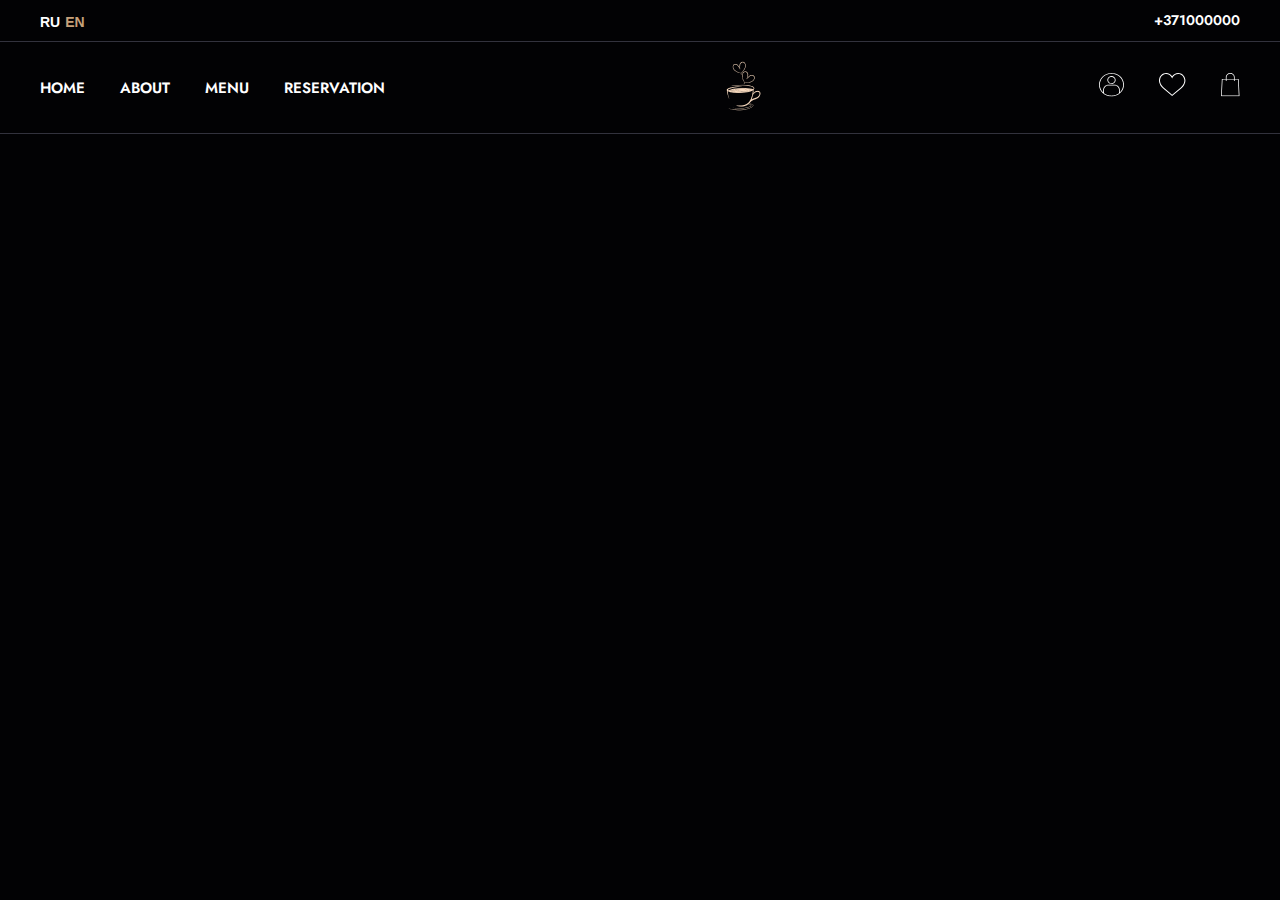
<file: index2.html>
<!DOCTYPE html>
<html lang="en">
<head>
    <meta charset="UTF-8">
    <meta name="viewport" content="width=device-width, initial-scale=1.0">
    <link rel="preconnect" href="https://fonts.googleapis.com">
    <link rel="preconnect" href="https://fonts.gstatic.com" crossorigin>
    <link href="https://fonts.googleapis.com/css2?family=Jost:wght@100;200;300;400;500;600;700;800;900&display=swap" rel="stylesheet">
    <link rel="stylesheet" href="assets/css/style2.css">
    <title>Document</title>
</head>
<body>
    <nav class="nav">
        <div class="nav-info">
            <div class="wrapper">
                <div class="nav-info__languages">
                    <button>RU</button>
                    <button class="active">EN</button>
                </div>
                <p>+371000000</p>
            </div>
    
        </div>
        <div class="nav-links">
            <div class="wrapper">
                <ul>
                    <li><a href="index.html">Home</a></li>
                    <li><a href="index1.html">About</a></li>
                    <li>Menu</li>
                    <li>Reservation</li>
                </ul>
                <img src="./assets/img/logotip.png" alt="">
                <ul>
                    <li>
                        <svg width="25" height="24" viewBox="0 0 25 24" fill="none" xmlns="http://www.w3.org/2000/svg">
                            <g clip-path="url(#clip0_2_34)">
                                <path d="M12.489 3.6951e-08C9.17671 3.6951e-08 6.00009 1.23458 3.65794 3.43214C1.3158 5.62971 0 8.61025 0 11.7181C0 14.8259 1.3158 17.8064 3.65794 20.004C6.00009 22.2016 9.17671 23.4361 12.489 23.4361C12.865 23.4361 13.2397 23.4205 13.613 23.3892C13.96 23.3601 14.304 23.3151 14.645 23.2598L14.776 23.2382C17.8371 22.7034 20.5748 21.1151 22.4525 18.7847C24.3302 16.4542 25.2124 13.5497 24.9261 10.6406C24.6398 7.73153 23.2057 5.0277 20.9049 3.05926C18.6041 1.09083 15.6027 -0.000231838 12.489 3.6951e-08ZM11.489 22.6123H11.46C11.136 22.5851 10.815 22.5448 10.496 22.4932L10.442 22.4847C10.1307 22.4322 9.82233 22.3677 9.517 22.2915L9.443 22.2736C9.143 22.1976 8.851 22.1104 8.561 22.0128L8.471 21.9828C8.187 21.8889 7.907 21.7745 7.632 21.6562L7.532 21.6131C7.262 21.4958 6.998 21.3644 6.738 21.2256L6.628 21.1674C6.37267 21.0279 6.123 20.8787 5.879 20.7198L5.768 20.6476C5.528 20.4872 5.293 20.3173 5.068 20.14L5 20.0884V16.7951C5.00159 15.6561 5.48453 14.5641 6.34291 13.7587C7.2013 12.9533 8.36506 12.5002 9.579 12.4987H15.4C16.6145 12.4995 17.779 12.9523 18.638 13.7578C19.4971 14.5632 19.9804 15.6555 19.982 16.7951V20.0884L19.927 20.1316C19.6943 20.3136 19.4553 20.4862 19.21 20.6495L19.11 20.7123C18.8627 20.8737 18.609 21.0257 18.349 21.1683L18.249 21.2199C17.986 21.3607 17.718 21.493 17.449 21.6131L17.354 21.6525C17.077 21.7726 16.795 21.8833 16.509 21.9818L16.426 22.01C16.135 22.1038 15.839 22.1976 15.54 22.2727L15.468 22.2896C15.162 22.3656 14.854 22.4303 14.542 22.4829L14.488 22.4904C14.169 22.5429 13.847 22.5842 13.523 22.6105H13.494C13.161 22.6377 12.828 22.6518 12.494 22.6518C12.16 22.6518 11.821 22.6396 11.489 22.6133V22.6123ZM20.818 19.364V16.7951C20.8161 15.448 20.2445 14.1566 19.2286 13.2047C18.2128 12.2528 16.8357 11.7181 15.4 11.7181H9.575C8.14031 11.7196 6.76482 12.255 5.75025 13.2066C4.73567 14.1584 4.16485 15.4489 4.163 16.7951V19.364C2.55677 17.8258 1.47031 15.8768 1.03984 13.7615C0.609375 11.6463 0.854068 9.45881 1.74324 7.47348C2.63241 5.48816 4.12648 3.79332 6.0381 2.60149C7.94973 1.40965 10.1938 0.773878 12.489 0.773878C14.7842 0.773878 17.0283 1.40965 18.9399 2.60149C20.8515 3.79332 22.3456 5.48816 23.2348 7.47348C24.1239 9.45881 24.3686 11.6463 23.9382 13.7615C23.5077 15.8768 22.4212 17.8258 20.815 19.364H20.818Z"
                                      fill="white"/>
                                <path d="M12.4892 3.12451C11.6658 3.12451 10.8609 3.35359 10.1763 3.78279C9.49173 4.21199 8.95816 4.82202 8.64307 5.53576C8.32798 6.24949 8.24553 7.03486 8.40616 7.79256C8.56679 8.55026 8.96328 9.24624 9.54549 9.79254C10.1277 10.3388 10.8695 10.7108 11.677 10.8615C12.4846 11.0122 13.3216 10.9349 14.0823 10.6392C14.843 10.3436 15.4931 9.84292 15.9506 9.2006C16.408 8.55826 16.6522 7.80307 16.6522 7.03054C16.6522 5.99459 16.2136 5.00108 15.4329 4.26856C14.6522 3.53604 13.5933 3.12451 12.4892 3.12451ZM12.4892 10.155C11.8306 10.155 11.1867 9.97175 10.6391 9.62843C10.0915 9.28509 9.6647 8.79712 9.41266 8.2262C9.16062 7.65528 9.09467 7.02707 9.22316 6.42099C9.35165 5.8149 9.6688 5.25818 10.1345 4.82122C10.6002 4.38425 11.1936 4.08668 11.8395 3.96612C12.4855 3.84557 13.155 3.90744 13.7635 4.14393C14.372 4.38041 14.8921 4.78087 15.258 5.29469C15.6239 5.80849 15.8192 6.41258 15.8192 7.03054C15.8192 7.44084 15.733 7.84712 15.5657 8.2262C15.3983 8.60528 15.1531 8.94972 14.8438 9.23985C14.5346 9.53001 14.1675 9.76017 13.7635 9.91714C13.3595 10.0742 12.9265 10.155 12.4892 10.155Z"
                                      fill="white"/>
                            </g>
                            <defs>
                                <clipPath id="clip0_2_34">
                                    <rect width="25" height="23.4568" fill="white"/>
                                </clipPath>
                            </defs>
                        </svg>
                    </li>
                    <li>
                        <svg width="27" height="24" viewBox="0 0 27 24" fill="none" xmlns="http://www.w3.org/2000/svg">
                            <g clip-path="url(#clip0_2_32)">
                                <path d="M26.355 6.86721C25.97 2.88706 22.967 0 19.21 0C17.9788 0.00621973 16.7705 0.312737 15.7037 0.889461C14.6368 1.46618 13.7482 2.29329 13.125 3.28958C12.534 2.29706 11.6728 1.46955 10.6294 0.891587C9.58594 0.31363 8.39767 0.00595368 7.18599 0C3.42999 0 0.426992 2.88425 0.0419917 6.86721C-0.0568283 7.7425 0.0191361 8.62739 0.265992 9.47654C0.835896 11.6886 2.11088 13.6852 3.92099 15.2L13.121 23.0308L22.476 15.2C24.286 13.6852 25.561 11.6886 26.131 9.47654C26.3775 8.62732 26.4534 7.7425 26.355 6.86721ZM25.142 9.25793C24.6203 11.2808 23.4538 13.1065 21.798 14.4916L13.128 21.7491L4.60399 14.4935C2.94638 13.1083 1.77814 11.282 1.25499 9.25793C1.03946 8.52973 0.967946 7.77065 1.04399 7.01827L1.05199 6.97042C1.38199 3.4838 3.96199 0.952346 7.18699 0.952346C8.37539 0.968606 9.53139 1.31831 10.5061 1.95644C11.4808 2.59456 12.2296 3.49186 12.656 4.53279L13.124 5.57239L13.592 4.53279C14.0488 3.48307 14.8259 2.58334 15.8257 1.94652C16.8256 1.3097 18.0036 0.964168 19.212 0.953284C22.437 0.953284 25.012 3.48662 25.353 7.0164C25.4292 7.76976 25.3574 8.52985 25.141 9.25886L25.142 9.25793Z"
                                      fill="white"/>
                            </g>
                            <defs>
                                <clipPath id="clip0_2_32">
                                    <rect width="27" height="23.4568" fill="white"/>
                                </clipPath>
                            </defs>
                        </svg>
                    </li>
                    <li>
                        <svg width="19" height="24" viewBox="0 0 19 24" fill="none" xmlns="http://www.w3.org/2000/svg">
                            <g clip-path="url(#clip0_2_29)">
                                <path d="M18.1444 23.2869H0.376383C0.325496 23.2868 0.275152 23.2771 0.228385 23.2583C0.181618 23.2395 0.139396 23.212 0.104263 23.1774C0.0691311 23.1429 0.0418152 23.102 0.0239622 23.0573C0.00610918 23.0126 -0.0019112 22.9649 0.000383539 22.9173L0.846383 6.24606C0.851012 6.15545 0.89266 6.07 0.962678 6.00745C1.0327 5.94489 1.1257 5.91005 1.22238 5.91016H17.2984C17.3951 5.91005 17.4881 5.94489 17.5581 6.00745C17.6281 6.07 17.6698 6.15545 17.6744 6.24606L18.5204 22.9163C18.5227 22.964 18.5147 23.0116 18.4968 23.0564C18.479 23.1011 18.4516 23.142 18.4165 23.1765C18.3814 23.211 18.3391 23.2385 18.2924 23.2574C18.2456 23.2761 18.1953 23.2859 18.1444 23.286V23.2869ZM0.770384 22.5814H17.7494L16.9394 6.61574H1.58038L0.770384 22.5814Z"
                                      fill="white"/>
                                <path d="M13.3244 8.02691C13.2246 8.02691 13.129 7.98975 13.0585 7.92358C12.988 7.85742 12.9484 7.76769 12.9484 7.67412V4.16686C12.9484 3.24888 12.5597 2.36848 11.8679 1.71936C11.1761 1.07025 10.2377 0.70558 9.25936 0.70558C8.28098 0.70558 7.34266 1.07025 6.65084 1.71936C5.95902 2.36848 5.57036 3.24888 5.57036 4.16686V7.67412C5.57036 7.76769 5.53075 7.85742 5.46023 7.92358C5.38972 7.98975 5.29408 8.02691 5.19436 8.02691C5.09464 8.02691 4.999 7.98975 4.92849 7.92358C4.85797 7.85742 4.81836 7.76769 4.81836 7.67412V4.16686C4.81836 3.06174 5.28625 2.00189 6.1191 1.22045C6.95195 0.439008 8.08153 0 9.25936 0C10.4372 0 11.5668 0.439008 12.3996 1.22045C13.2325 2.00189 13.7004 3.06174 13.7004 4.16686V7.67412C13.7004 7.76769 13.6607 7.85742 13.5902 7.92358C13.5197 7.98975 13.4241 8.02691 13.3244 8.02691Z"
                                      fill="white"/>
                            </g>
                            <defs>
                                <clipPath id="clip0_2_29">
                                    <rect width="19" height="23.4568" fill="white"/>
                                </clipPath>
                            </defs>
                        </svg>
                    </li>
                </ul>
            </div>
    
    
        </div>
    </nav>
    <main class="main">
        <div class="wrapper_main">
            
        </div>
    </main>
</body>
</html>
</file>
<file: assets/css/style.css>
*{
    margin: 0;
    padding: 0;
    box-sizing: border-box;
}
a{
    text-decoration: none;
    color: white;
}
body{
    font-family: 'Jost', sans-serif;
    color: white;
    background-color: #020204;
}

.wrapper{
    max-width: 1200px;
    width: 100%;
    margin: 0 auto;
}
nav{
    padding-top: 10px;
}
.nav-info, .nav-links{
    border-bottom: 1px solid #32323D;
}
.nav-info .wrapper{
    display: flex;
    justify-content: space-between;
    position: relative;
    padding-bottom: 8px;
}


.nav-info__languages button{
    background-color: transparent;
    color: white;
    outline: 0;
    border: 0;
    font-size: 14px;
    font-style: normal;
    font-weight: 600;
    line-height: normal;
    text-transform: uppercase;
}
.nav-info__languages button.active{
    color: #C7A17A;
}
.nav-info p{
    color: #FFF;
    font-size: 14px;
    font-style: normal;
    font-weight: 600;
    line-height: normal;
    text-transform: uppercase;
}
.nav-links .wrapper{
    padding: 18px 0;
    display: flex;
    align-items: center;
    justify-content: space-between;
    position: relative;
}

.nav-links ul{
    list-style: none;
    display: flex;
    align-items: center;
    gap: 35px;
}
.nav-links ul:first-child li{
    color: #FFF;
    font-size: 15px;
    font-style: normal;
    font-weight: 600;
    line-height: normal;
    text-transform: uppercase;
}

header{
    padding-top: 200px;
    height: 720px;
    background-image: url(../img/background.png);
}

.header-title{
    color: #FFF;
    font-size: 60px;
    font-style: normal;
    font-weight: 900;
    line-height: 144%; /* 86.4px */
    text-transform: uppercase;
    max-width: 571px;
}
.header-description{
    margin-top: 35px;
    color: #DFDFDF;
    font-size: 18px;
    font-style: normal;
    font-weight: 400;
    line-height: normal;
    max-width: 535px;
}
.header-buttons{
    margin-top: 35px;
}
.header-buttons button{
    background-color: transparent;
    max-width: 200px;
    width: 100%;
    height: 50px;
    border-radius: 10px;

    color: #FFF;
    font-size: 15px;
    font-style: normal;
    font-weight: 500;
    line-height: normal;
    letter-spacing: 1.5px;
    text-transform: uppercase;
    border: 0;
}

.header-buttons button:first-child{
    background-color: #C7A17A;
}
.header-buttons button:last-child{
    border: 1px solid white;
}

main{
    margin-top: 100px;
}
.banner-card{
    display: flex;
    gap: 30px;
    background-color: #14141D;
    border-radius: 10px;
}
.banner-card_info{
    padding: 35px 73px 35px 0;
    display: flex;
    flex-direction: column;
    gap: 15px;
}

.banner-card_info b{
    color: #FFF;
    font-size: 24px;
    font-style: normal;
    font-weight: 900;
    line-height: normal;
    text-transform: uppercase;
}
.banner-card_info p{
    color: #DFDFDF;
    font-size: 18px;
    font-style: normal;
    font-weight: 400;
    line-height: normal;
}

.catalog {
    margin-top: 80px;
}
.catalog h2{
    color: #FFF;
    font-size: 40px;
    font-style: normal;
    font-weight: 900;
    line-height: 144%; /* 57.6px */
    text-transform: uppercase;
}
.catalog-cards{
    margin-top: 40px;
    display: flex;
    gap: 20px;
    flex-wrap: wrap;
}
.catalog-card{
    border-radius: 10px;
    background-color: #14141D;
    padding: 20px;
    max-width: 386px;
    width: 100%;
    height: 372px;
    display: flex;
    flex-direction: column;
    transition: all .2s ease;
    cursor: pointer;
}
.catalog-card:hover{
    background-color: #252536;
}

.catalog-card img{
    max-width: 96px;
    margin: 0 auto;
}

.catalog-card b{
    margin-top: 42px;
    color: #FFF;
    font-size: 24px;
    font-style: normal;
    font-weight: 900;
    line-height: normal;
    text-transform: uppercase;
}
.catalog-card .prices-favorite {
    margin-top: 30px;
    display: flex;
    justify-content: space-between;
}
.prices {
    display: flex;
    gap: 30px;
}
.prices span{
    color: #FFF;
    font-size: 18px;
    font-style: normal;
    font-weight: 400;
    line-height: normal;
    text-transform: uppercase;
}
.prices span:last-child{
    text-decoration: line-through;
    opacity: .7;
}
.news{
    margin-top: 80px;
}
.news h2{
    color: #FFF;
    font-size: 40px;
    font-style: normal;
    font-weight: 900;
    line-height: 144%;
    text-transform: uppercase;

}
.news-cards{
    display: flex;
    gap: 21px;
    flex-direction: row;
    width: 100%;
}
.new_card{
    margin-top: 40px;
    max-width: 386px;
    height: 460px;
}
.new_card_photo{
    max-width: 386px;
    height: 239px;
}
.news_card-text{
    background-color: #14141D;
    padding: 20px 20px 43px 20px;
}
.card-title{
    font-size: 24px;
    font-weight: 900;
    line-height: 35px;
    letter-spacing: 0em;
    text-align: left;
    
}
.card_text{
    font-size: 16px;
    font-weight: 400;
    line-height: 23px;
    letter-spacing: 0em;
    text-align: left;
    margin-top: 13px;

}
.coffeemeet{
    display: flex;
    justify-content: space-between;
    margin-top: 160px;
    margin-bottom: 80px;
}
.footer_navigation{
    list-style: none;
    display: flex;
    flex-direction: column;
    gap: 20px;

}
.footer_navigation li{
    font-size: 15px;
    font-weight: 600;
    line-height: 22px;
    letter-spacing: 0em;
    text-align: left;
    text-transform: uppercase;
}
.footer-logo{
    display: inline-flex;
    align-items: center;
}
.footer-logo img{
    width: 58px;
    height: 78px;
}
.footer-logo span{
    font-size: 20px;
    font-weight: 900;
    line-height: 29px;
    letter-spacing: 0em;
    text-align: left;
    color:  #F8DABF;
    text-transform: uppercase;
}
</file>
<file: assets/css/style1.css>
*{
    margin: 0;
    padding: 0;
    box-sizing: border-box;
}
a{
    text-decoration: none;
    color: white;
}
body{
    font-family: 'Jost', sans-serif;
    color: white;
    background-color: #020204;
}

.wrapper{
    max-width: 1200px;
    width: 100%;
    margin: 0 auto;
}
nav{
    padding-top: 10px;
}
.nav-info, .nav-links{
    border-bottom: 1px solid #32323D;
}
.nav-info .wrapper{
    display: flex;
    justify-content: space-between;
    position: relative;
    padding-bottom: 8px;
}


.nav-info__languages button{
    background-color: transparent;
    color: white;
    outline: 0;
    border: 0;
    font-size: 14px;
    font-style: normal;
    font-weight: 600;
    line-height: normal;
    text-transform: uppercase;
}
.nav-info__languages button.active{
    color: #C7A17A;
}
.nav-info p{
    color: #FFF;
    font-size: 14px;
    font-style: normal;
    font-weight: 600;
    line-height: normal;
    text-transform: uppercase;
}
.nav-links .wrapper{
    padding: 18px 0;
    display: flex;
    align-items: center;
    justify-content: space-between;
    position: relative;
}

.nav-links ul{
    list-style: none;
    display: flex;
    align-items: center;
    gap: 35px;
}
.nav-links ul:first-child li{
    color: #FFF;
    font-size: 15px;
    font-style: normal;
    font-weight: 600;
    line-height: normal;
    text-transform: uppercase;
}
main{
    margin-top: 100px;
}
.lavazza{
    display: flex;
    gap: 19px;
    
    
}
.lavazza_title{
    color: #FFF;
    font-family: Jost;
    font-size: 60px;
    font-style: normal;
    font-weight: 900;
    line-height: 144%; /* 86.4px */
    text-transform: uppercase;
}
.lavazza_card{
    background-color: #32323D;
    max-width: 780px;
    height: 520px;
    padding: 60px 292px;
    margin-top: 56px;
}
.lavazza_card img{
    width: 195px;
    height: 400px;
}
.prices_sizes{
    background-color: #32323D;
    width: 400px;
    height: 250px;
    margin-top: 56px;
    padding: 30px;
}
.prices_sizes span{
    color: #FFF;
    font-size: 24px;
    font-style: normal;
    font-weight: 700;
    line-height: normal;
    text-transform: uppercase;
}
.last_price{
text-decoration: line-through;
padding-left: 30px;
}
.sizes{
    display: flex;
    flex-direction: row;
    gap: 10px;
    margin-top: 30px;
}
.lavazza button{
    margin-top: 30px;
    width: 340px;
    height: 50px;
    border-radius: 10px;
    background-color: #C7A17A;

    color: #FFF;
    font-size: 15px;
    font-style: normal;
    font-weight: 500;
    line-height: normal;
    letter-spacing: 1.5px;
    text-transform: uppercase;
}  
.description{
    margin-top: 80px;   
}
.description_title{
    color: #FFF;
    font-size: 24px;
    font-style: normal;
    font-weight: 900;
    line-height: 144%; /* 34.56px */
    text-transform: uppercase;
}
.description_banner{
    background-color: #14141D;
    max-width: 1200px;
    height: 267px;
    border-radius: 10px;
    margin-top: 32px;
}
.description_list{
    padding: 30px;
}
.description_list li{
    color: #DFDFDF;
    font-size: 18px;
    font-style: normal;
    font-weight: 400;
    line-height: normal;
}
.catalog {
    margin-top: 80px;
}
.catalog h2{
    color: #FFF;
    font-size: 40px;
    font-style: normal;
    font-weight: 900;
    line-height: 144%; /* 57.6px */
    text-transform: uppercase;
}
.catalog-cards{
    margin-top: 40px;
    display: flex;
    gap: 20px;
    flex-wrap: wrap;
}
.catalog-card{
    border-radius: 10px;
    background-color: #14141D;
    padding: 20px;
    max-width: 386px;
    width: 100%;
    height: 372px;
    display: flex;
    flex-direction: column;
    transition: all .2s ease;
    cursor: pointer;
}
.catalog-card:hover{
    background-color: #252536;
}

.catalog-card img{
    max-width: 96px;
    margin: 0 auto;
}

.catalog-card b{
    margin-top: 42px;
    color: #FFF;
    font-size: 24px;
    font-style: normal;
    font-weight: 900;
    line-height: normal;
    text-transform: uppercase;
}
.catalog-card .prices-favorite {
    margin-top: 30px;
    display: flex;
    justify-content: space-between;
}
.prices {
    display: flex;
    gap: 30px;
}
.prices span{
    color: #FFF;
    font-size: 18px;
    font-style: normal;
    font-weight: 400;
    line-height: normal;
    text-transform: uppercase;
}
.prices span:last-child{
    text-decoration: line-through;
    opacity: .7;
}
.coffeemeet{
    display: flex;
    justify-content: space-between;
    margin-top: 160px;
    margin-bottom: 80px;
}
.footer_navigation{
    list-style: none;
    display: flex;
    flex-direction: column;
    gap: 20px;

}
.footer_navigation li{
    font-size: 15px;
    font-weight: 600;
    line-height: 22px;
    letter-spacing: 0em;
    text-align: left;
    text-transform: uppercase;
}
.footer-logo{
    display: inline-flex;
    align-items: center;
}
.footer-logo img{
    width: 58px;
    height: 78px;
}
.footer-logo span{
    font-size: 20px;
    font-weight: 900;
    line-height: 29px;
    letter-spacing: 0em;
    text-align: left;
    color:  #F8DABF;
    text-transform: uppercase;
}
</file>
<file: assets/css/style2.css>
*{
    margin: 0;
    padding: 0;
    box-sizing: border-box;
}
a{
    text-decoration: none;
    color: white;
}
body{
    font-family: 'Jost', sans-serif;
    color: white;
    background-color: #020204;
}

.wrapper{
    max-width: 1200px;
    width: 100%;
    margin: 0 auto;
}
nav{
    padding-top: 10px;
}
.nav-info, .nav-links{
    border-bottom: 1px solid #32323D;
}
.nav-info .wrapper{
    display: flex;
    justify-content: space-between;
    position: relative;
    padding-bottom: 8px;
}


.nav-info__languages button{
    background-color: transparent;
    color: white;
    outline: 0;
    border: 0;
    font-size: 14px;
    font-style: normal;
    font-weight: 600;
    line-height: normal;
    text-transform: uppercase;
}
.nav-info__languages button.active{
    color: #C7A17A;
}
.nav-info p{
    color: #FFF;
    font-size: 14px;
    font-style: normal;
    font-weight: 600;
    line-height: normal;
    text-transform: uppercase;
}
.nav-links .wrapper{
    padding: 18px 0;
    display: flex;
    align-items: center;
    justify-content: space-between;
    position: relative;
}

.nav-links ul{
    list-style: none;
    display: flex;
    align-items: center;
    gap: 35px;
}
.nav-links ul:first-child li{
    color: #FFF;
    font-size: 15px;
    font-style: normal;
    font-weight: 600;
    line-height: normal;
    text-transform: uppercase;
}
.wrapper_main{
    margin-left: 360px;
    width: 100%;
    max-width: auto;
    
}
</file>
